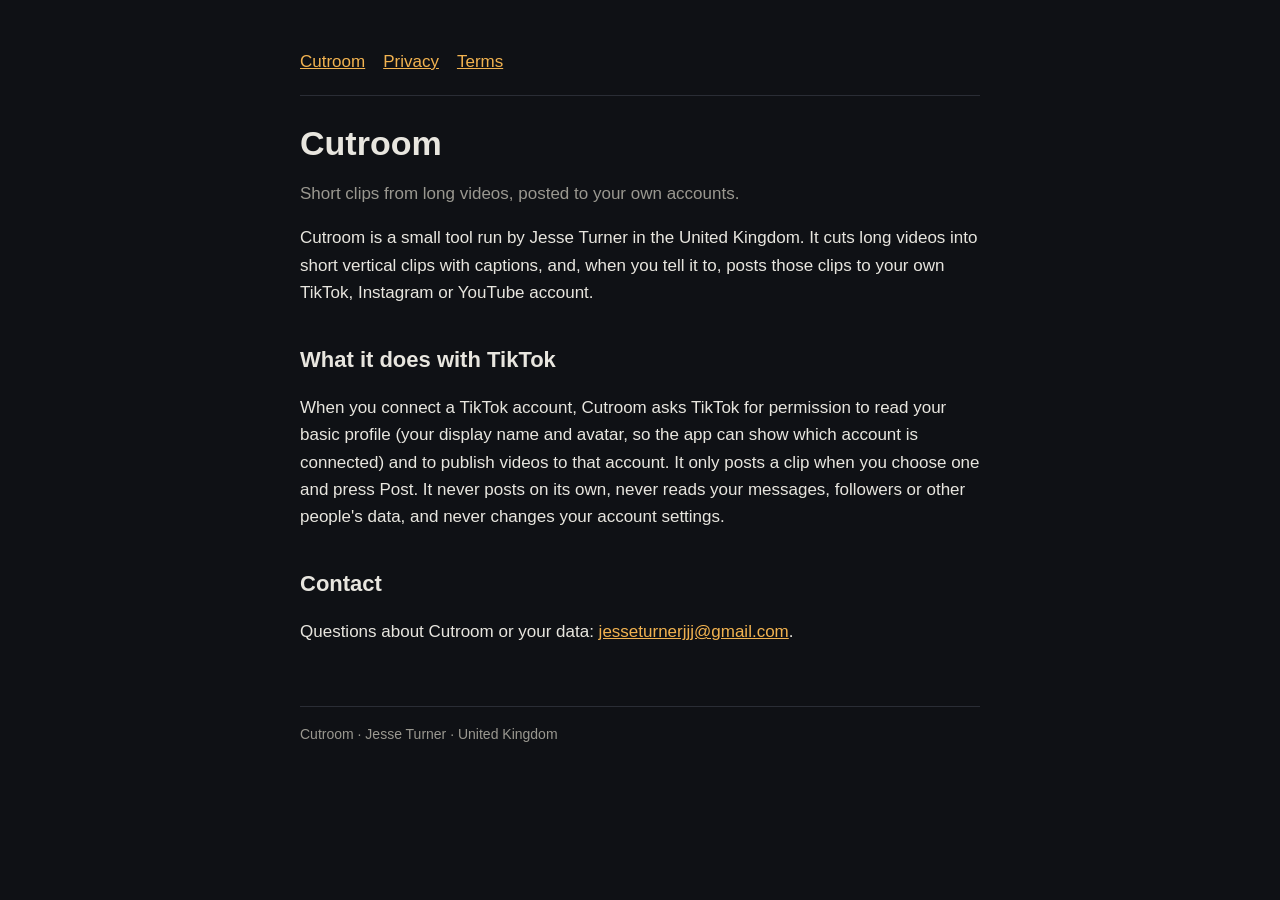
<file: index.html>
<!doctype html><html lang="en"><head><meta charset="utf-8"><meta name="viewport" content="width=device-width,initial-scale=1"><title>Cutroom</title><link rel="stylesheet" href="style.css"></head><body><main>
<nav><a href="index.html">Cutroom</a><a href="privacy.html">Privacy</a><a href="terms.html">Terms</a></nav>
<h1>Cutroom</h1><p class="sub">Short clips from long videos, posted to your own accounts.</p>
<p>Cutroom is a small tool run by Jesse Turner in the United Kingdom. It cuts long videos into short vertical clips with captions, and, when you tell it to, posts those clips to your own TikTok, Instagram or YouTube account.</p>
<h2>What it does with TikTok</h2>
<p>When you connect a TikTok account, Cutroom asks TikTok for permission to read your basic profile (your display name and avatar, so the app can show which account is connected) and to publish videos to that account. It only posts a clip when you choose one and press Post. It never posts on its own, never reads your messages, followers or other people's data, and never changes your account settings.</p>
<h2>Contact</h2><p>Questions about Cutroom or your data: <a href="mailto:jesseturnerjjj@gmail.com">jesseturnerjjj@gmail.com</a>.</p>
<footer>Cutroom · Jesse Turner · United Kingdom</footer></main></body></html>
</file>
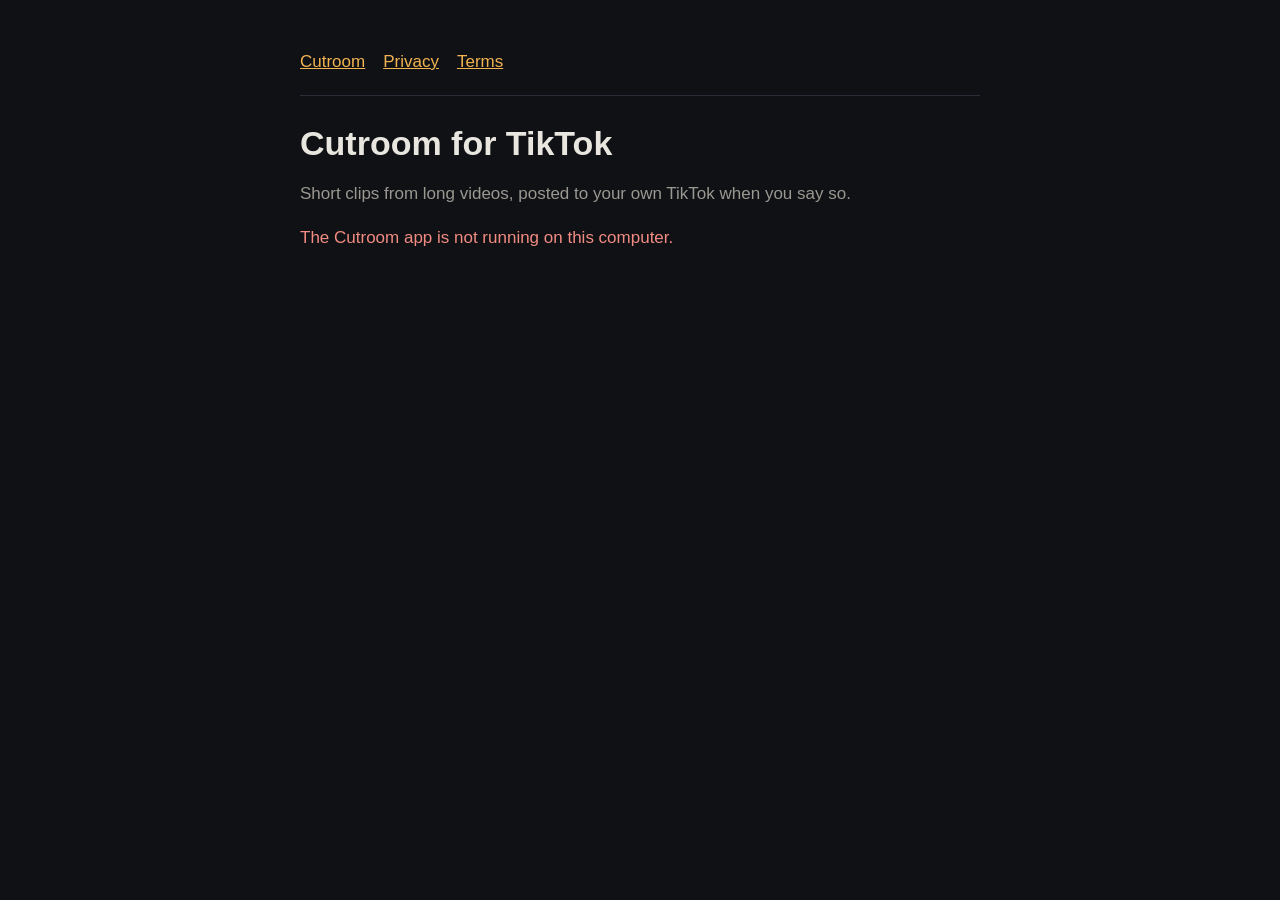
<file: app.html>
<!doctype html><html lang="en"><head><meta charset="utf-8"><meta name="viewport" content="width=device-width,initial-scale=1"><title>Cutroom for TikTok</title><link rel="stylesheet" href="style.css">
<style>.btn{display:inline-block;background:#f2b350;color:#0f1115;border:0;border-radius:10px;padding:12px 18px;font-weight:700;text-decoration:none;font-size:16px;cursor:pointer}
.card{border:1px solid #2a2d35;border-radius:12px;padding:14px 16px;margin:12px 0;display:flex;gap:14px;align-items:center}.card img{width:64px;height:114px;object-fit:cover;border-radius:6px;background:#222}
.ok{color:#8fd694}.bad{color:#f28b82}.who img{width:44px;height:44px;border-radius:50%;vertical-align:middle;margin-right:10px}input{width:100%;padding:10px;border-radius:8px;border:1px solid #2a2d35;background:#1b1e26;color:#e8e6df;margin:6px 0}</style></head>
<body><main><nav><a href="index.html">Cutroom</a><a href="privacy.html">Privacy</a><a href="terms.html">Terms</a></nav>
<h1>Cutroom for TikTok</h1><p class="sub">Short clips from long videos, posted to your own TikTok when you say so.</p>
<div id="view"><p class="sub">Connecting to the Cutroom app on this computer…</p></div>
<script>
const API = "http://127.0.0.1:8790"; const view = document.getElementById("view");
const esc = s => String(s || "").replace(/[&<>"]/g, c => ({"&":"&amp;","<":"&lt;",">":"&gt;",'"':"&quot;"}[c]));
async function get(p) { const r = await fetch(API + p); return r.json(); }
async function post(p, b) { const r = await fetch(API + p, {method: "POST", headers: {"Content-Type": "application/json"}, body: JSON.stringify(b)}); return r.json(); }
async function main() {
  let cfg; try { cfg = await get("/config"); } catch (e) { view.innerHTML = "<p class='bad'>The Cutroom app is not running on this computer.</p>"; return; }
  if (!cfg.client_key) { view.innerHTML = `<h2>Set up</h2><p class="sub">Paste the app's client key and secret from the TikTok developer portal. They are stored on this computer only.</p><input id="k" placeholder="Client key"><input id="s" placeholder="Client secret" type="password"><p><button class="btn" id="save">Save</button></p>`;
    document.getElementById("save").onclick = async () => { await post("/setup", {key: k.value, secret: s.value}); location.reload(); }; return; }
  if (!cfg.connected) { view.innerHTML = `<p>Connect the TikTok account you want to post to. Cutroom asks only to see your name and avatar and to publish videos you choose.</p><p><a class="btn" href="${esc(cfg.login_url)}">Log in with TikTok</a></p>`; return; }
  let me = {}; try { me = await get("/me"); } catch (e) {}
  const clips = await get("/clips");
  view.innerHTML = `<p class="who"><img src="${esc(me.avatar_url || "")}">Connected as <b>${esc(me.display_name || "?")}</b></p><h2>Clips ready to post</h2>` +
    (clips.length ? clips.map(c => `<div class="card"><img src="${c.thumb ? API + c.thumb : ""}"><div><b>${esc(c.title)}</b><br><span class="sub">${esc(c.source)}</span></div><button class="btn" style="margin-left:auto" data-job="${esc(c.job)}" data-n="${c.n}">Post to TikTok</button></div>`).join("") : "<p class='sub'>Nothing ready right now.</p>") + `<p id="out"></p>`;
  view.querySelectorAll("button[data-job]").forEach(b => b.onclick = async () => { b.disabled = true; b.textContent = "Posting…"; const out = document.getElementById("out"); out.textContent = "Sending the clip to TikTok…";
    const r = await post("/post", {job: b.dataset.job, n: +b.dataset.n});
    out.innerHTML = r.ok ? `<span class="ok">Posted: ${esc(r.title)} (${esc(r.status)}). Until TikTok reviews this app, posts are private to the account.</span>` : `<span class="bad">Not posted: ${esc(r.error)}</span>`; b.textContent = r.ok ? "Posted" : "Post to TikTok"; b.disabled = !!r.ok; });
}
main();
</script></main></body></html>
</file>
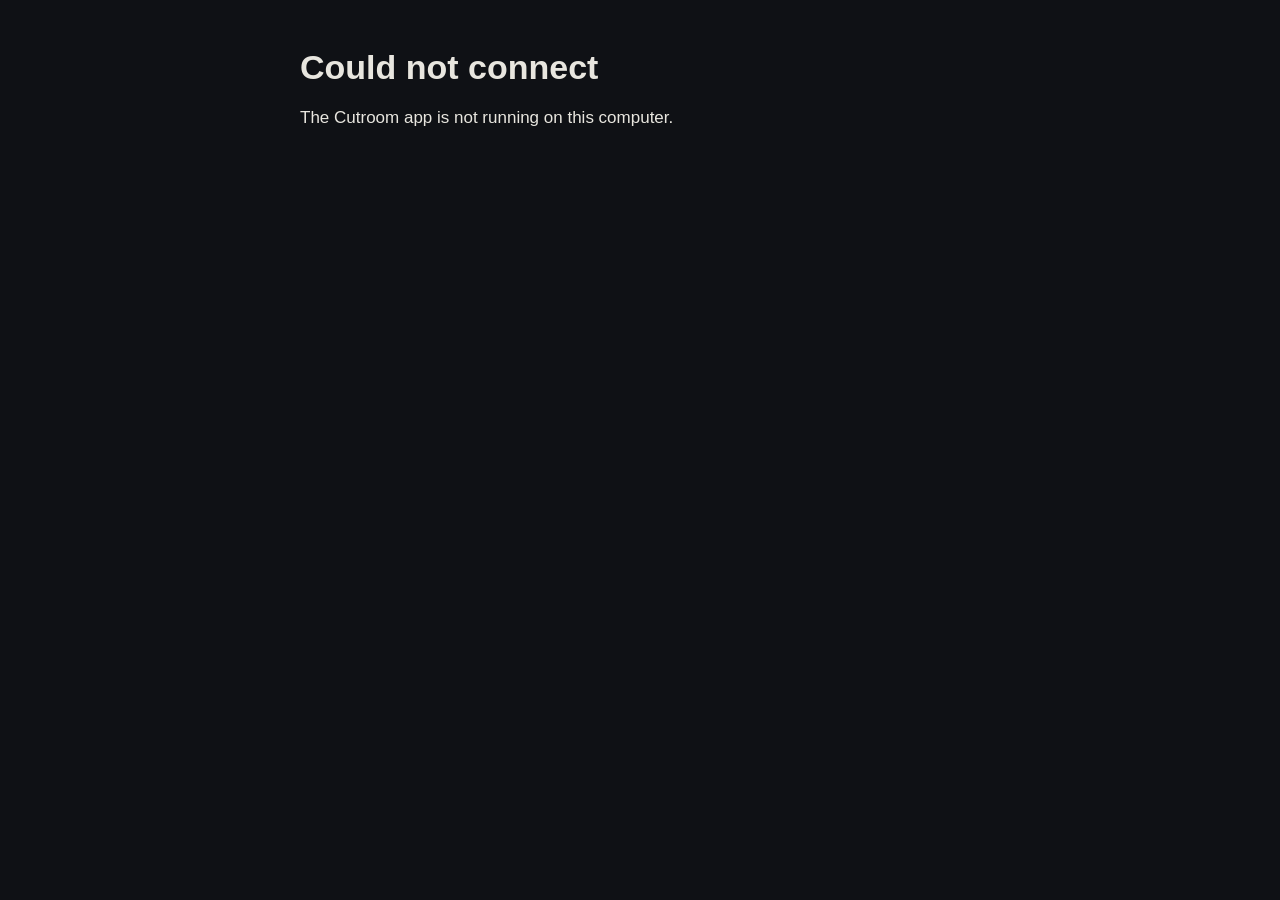
<file: callback.html>
<!doctype html><html lang="en"><head><meta charset="utf-8"><title>Cutroom · connecting</title><link rel="stylesheet" href="style.css">
<script>
// TikTok sends the login result here. Hand the code to the Cutroom app on this computer, then show the app page.
(async () => {
  try {
    const r = await fetch("http://127.0.0.1:8790/exchange" + location.search); const j = await r.json();
    if (j.ok) location.replace("app.html"); else document.body.innerHTML = "<main><h1>Could not connect</h1><p>" + (j.error || "unknown error") + "</p></main>";
  } catch (e) { document.body.innerHTML = "<main><h1>Could not connect</h1><p>The Cutroom app is not running on this computer.</p></main>"; }
})();
</script></head><body><main><h1>Connecting…</h1><p class="sub">Handing TikTok's answer to the Cutroom app on this computer.</p></main></body></html>
</file>
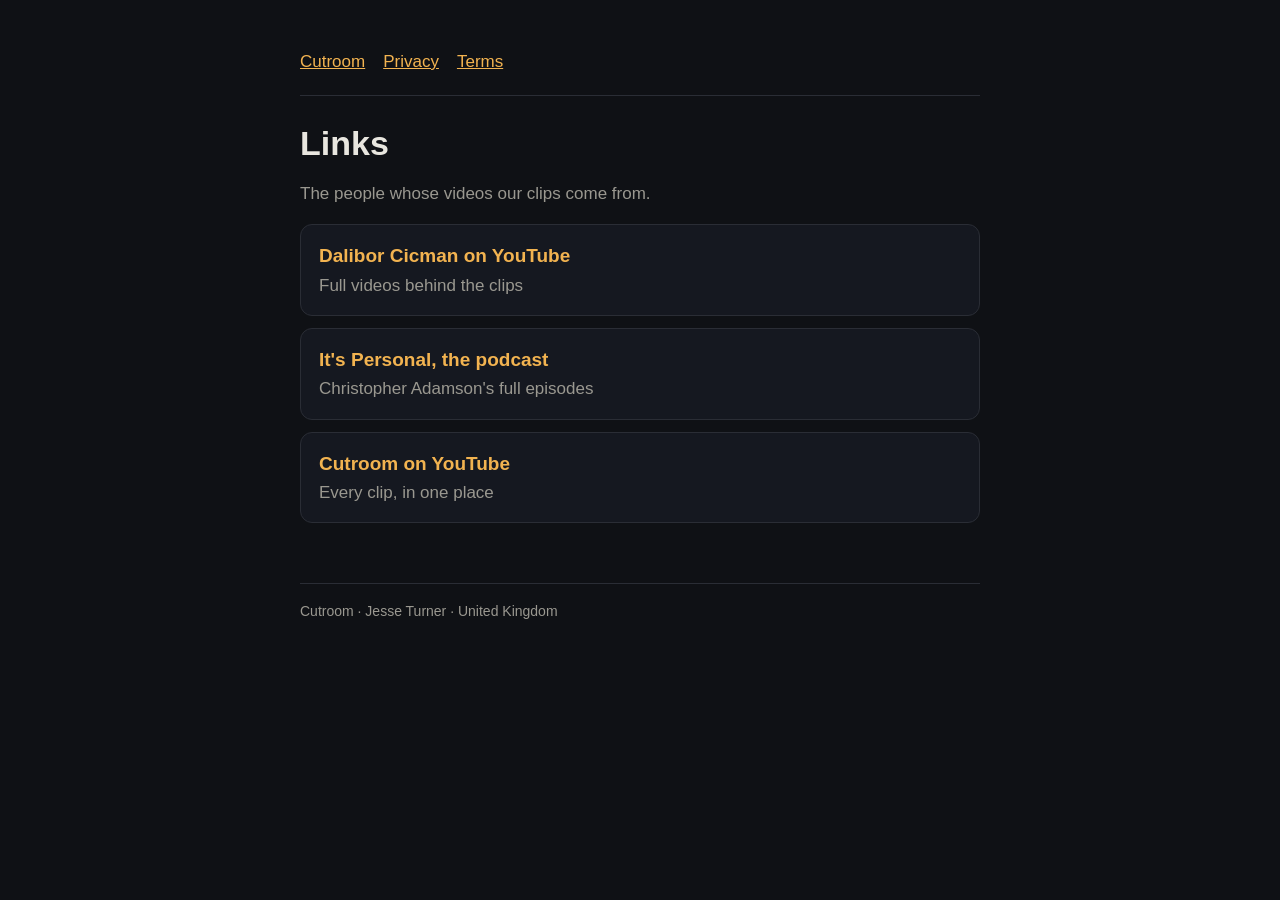
<file: links.html>
<!doctype html><html lang="en"><head><meta charset="utf-8"><meta name="viewport" content="width=device-width,initial-scale=1"><title>Cutroom · Links</title><link rel="stylesheet" href="style.css">
<style>.link{display:block;border:1px solid #2a2d35;border-radius:12px;padding:16px 18px;margin:12px 0;text-decoration:none;color:#e8e6df;background:#151820}.link b{display:block;font-size:19px;color:#f2b350}.link span{color:#9a9890}</style></head>
<body><main><nav><a href="index.html">Cutroom</a><a href="privacy.html">Privacy</a><a href="terms.html">Terms</a></nav>
<h1>Links</h1><p class="sub">The people whose videos our clips come from.</p>
<a class="link" href="https://youtube.com/@daliborcicman?si=El_ww6Q_CyovSQym"><b>Dalibor Cicman on YouTube</b><span>Full videos behind the clips</span></a>
<a class="link" href="https://www.youtube.com/@adamsonahdoot"><b>It's Personal, the podcast</b><span>Christopher Adamson's full episodes</span></a>
<a class="link" href="https://www.youtube.com/@cutroom-e2t"><b>Cutroom on YouTube</b><span>Every clip, in one place</span></a>
<footer>Cutroom · Jesse Turner · United Kingdom</footer></main></body></html>
</file>
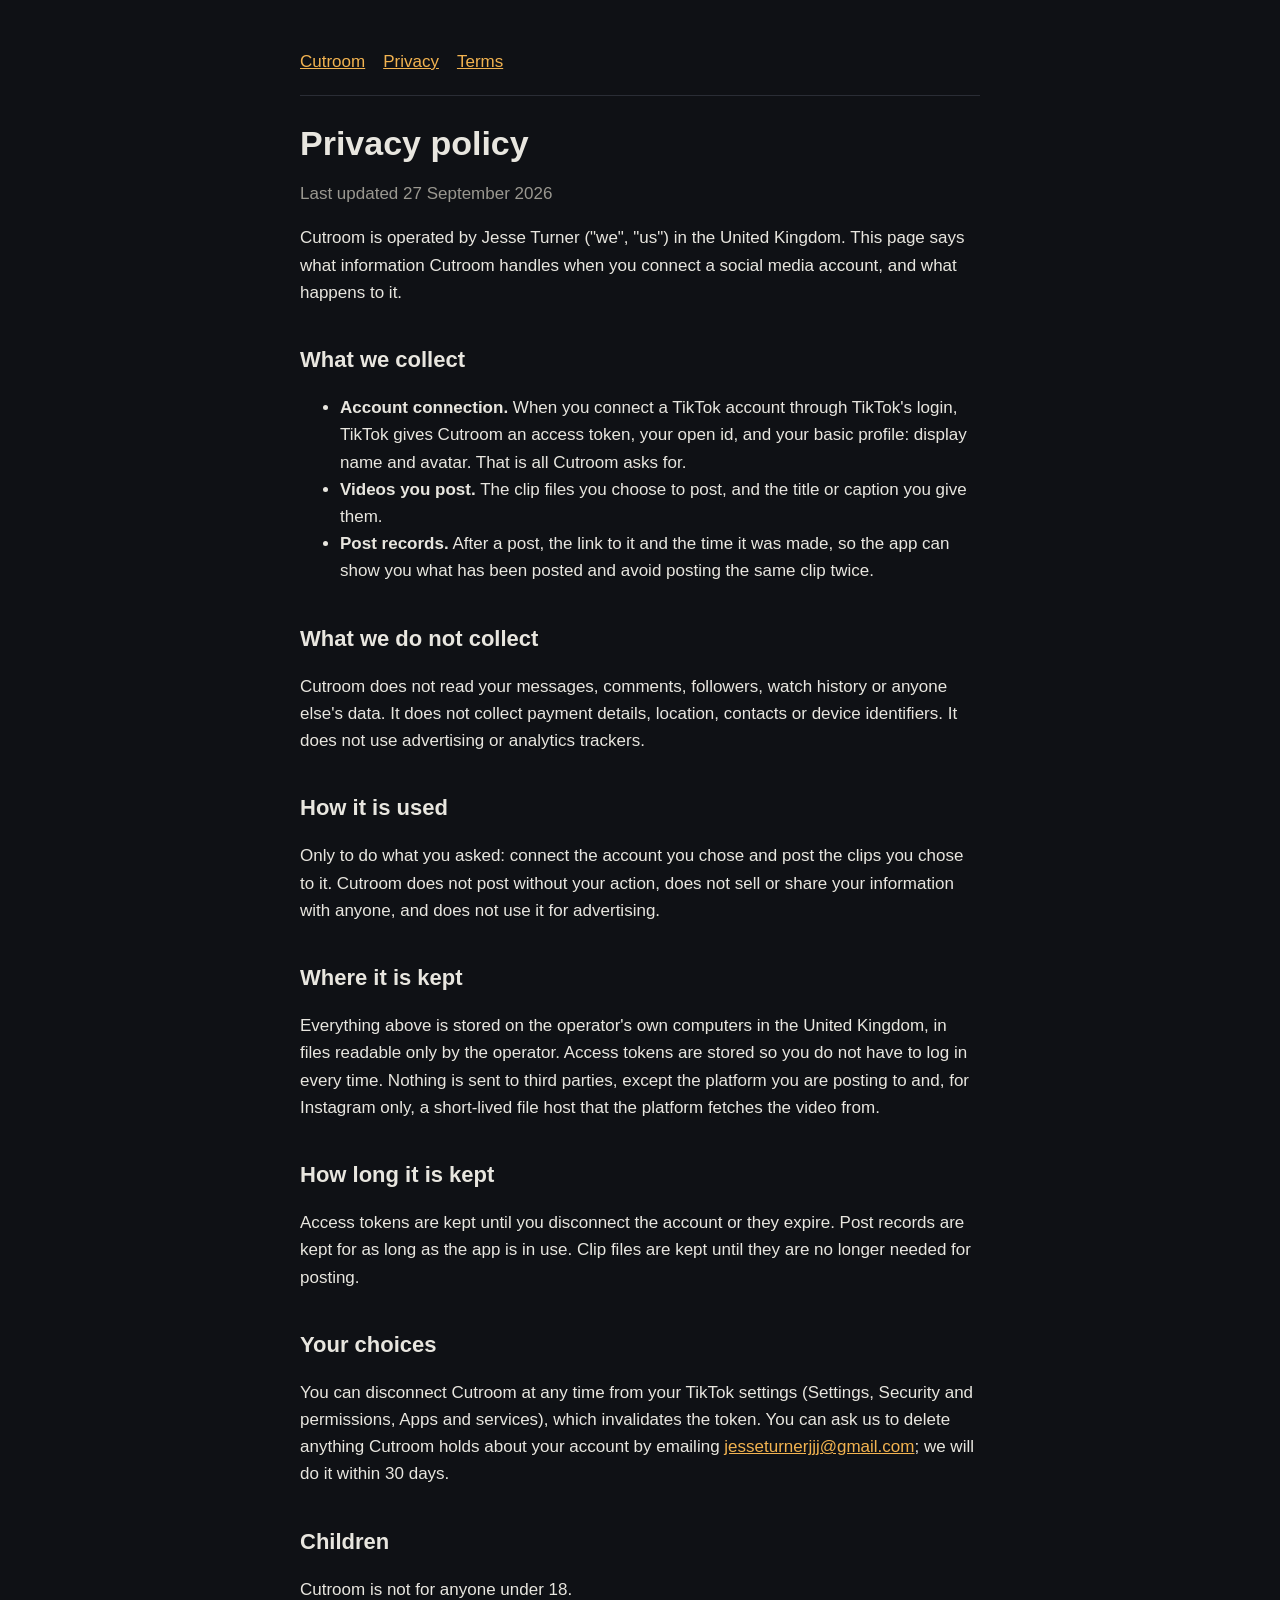
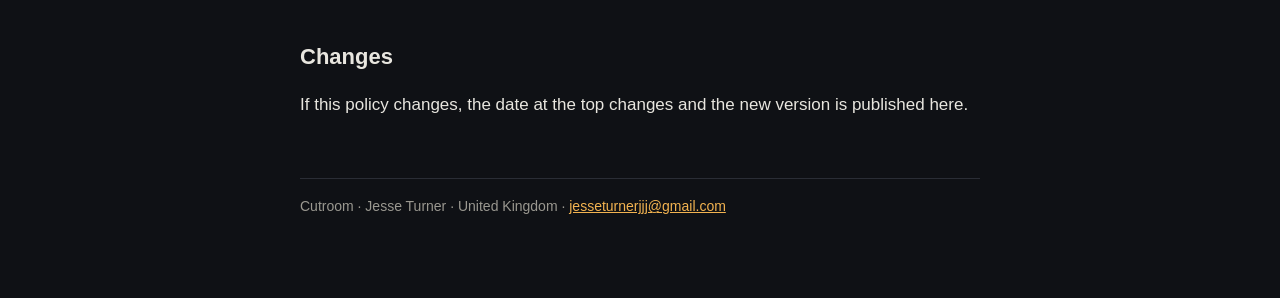
<file: privacy.html>
<!doctype html><html lang="en"><head><meta charset="utf-8"><meta name="viewport" content="width=device-width,initial-scale=1"><title>Cutroom · Privacy policy</title><link rel="stylesheet" href="style.css"></head><body><main>
<nav><a href="index.html">Cutroom</a><a href="privacy.html">Privacy</a><a href="terms.html">Terms</a></nav>
<h1>Privacy policy</h1><p class="sub">Last updated 27 September 2026</p>
<p>Cutroom is operated by Jesse Turner ("we", "us") in the United Kingdom. This page says what information Cutroom handles when you connect a social media account, and what happens to it.</p>
<h2>What we collect</h2>
<ul><li><b>Account connection.</b> When you connect a TikTok account through TikTok's login, TikTok gives Cutroom an access token, your open id, and your basic profile: display name and avatar. That is all Cutroom asks for.</li>
<li><b>Videos you post.</b> The clip files you choose to post, and the title or caption you give them.</li>
<li><b>Post records.</b> After a post, the link to it and the time it was made, so the app can show you what has been posted and avoid posting the same clip twice.</li></ul>
<h2>What we do not collect</h2>
<p>Cutroom does not read your messages, comments, followers, watch history or anyone else's data. It does not collect payment details, location, contacts or device identifiers. It does not use advertising or analytics trackers.</p>
<h2>How it is used</h2>
<p>Only to do what you asked: connect the account you chose and post the clips you chose to it. Cutroom does not post without your action, does not sell or share your information with anyone, and does not use it for advertising.</p>
<h2>Where it is kept</h2>
<p>Everything above is stored on the operator's own computers in the United Kingdom, in files readable only by the operator. Access tokens are stored so you do not have to log in every time. Nothing is sent to third parties, except the platform you are posting to and, for Instagram only, a short-lived file host that the platform fetches the video from.</p>
<h2>How long it is kept</h2>
<p>Access tokens are kept until you disconnect the account or they expire. Post records are kept for as long as the app is in use. Clip files are kept until they are no longer needed for posting.</p>
<h2>Your choices</h2>
<p>You can disconnect Cutroom at any time from your TikTok settings (Settings, Security and permissions, Apps and services), which invalidates the token. You can ask us to delete anything Cutroom holds about your account by emailing <a href="mailto:jesseturnerjjj@gmail.com">jesseturnerjjj@gmail.com</a>; we will do it within 30 days.</p>
<h2>Children</h2><p>Cutroom is not for anyone under 18.</p>
<h2>Changes</h2><p>If this policy changes, the date at the top changes and the new version is published here.</p>
<footer>Cutroom · Jesse Turner · United Kingdom · <a href="mailto:jesseturnerjjj@gmail.com">jesseturnerjjj@gmail.com</a></footer></main></body></html>
</file>
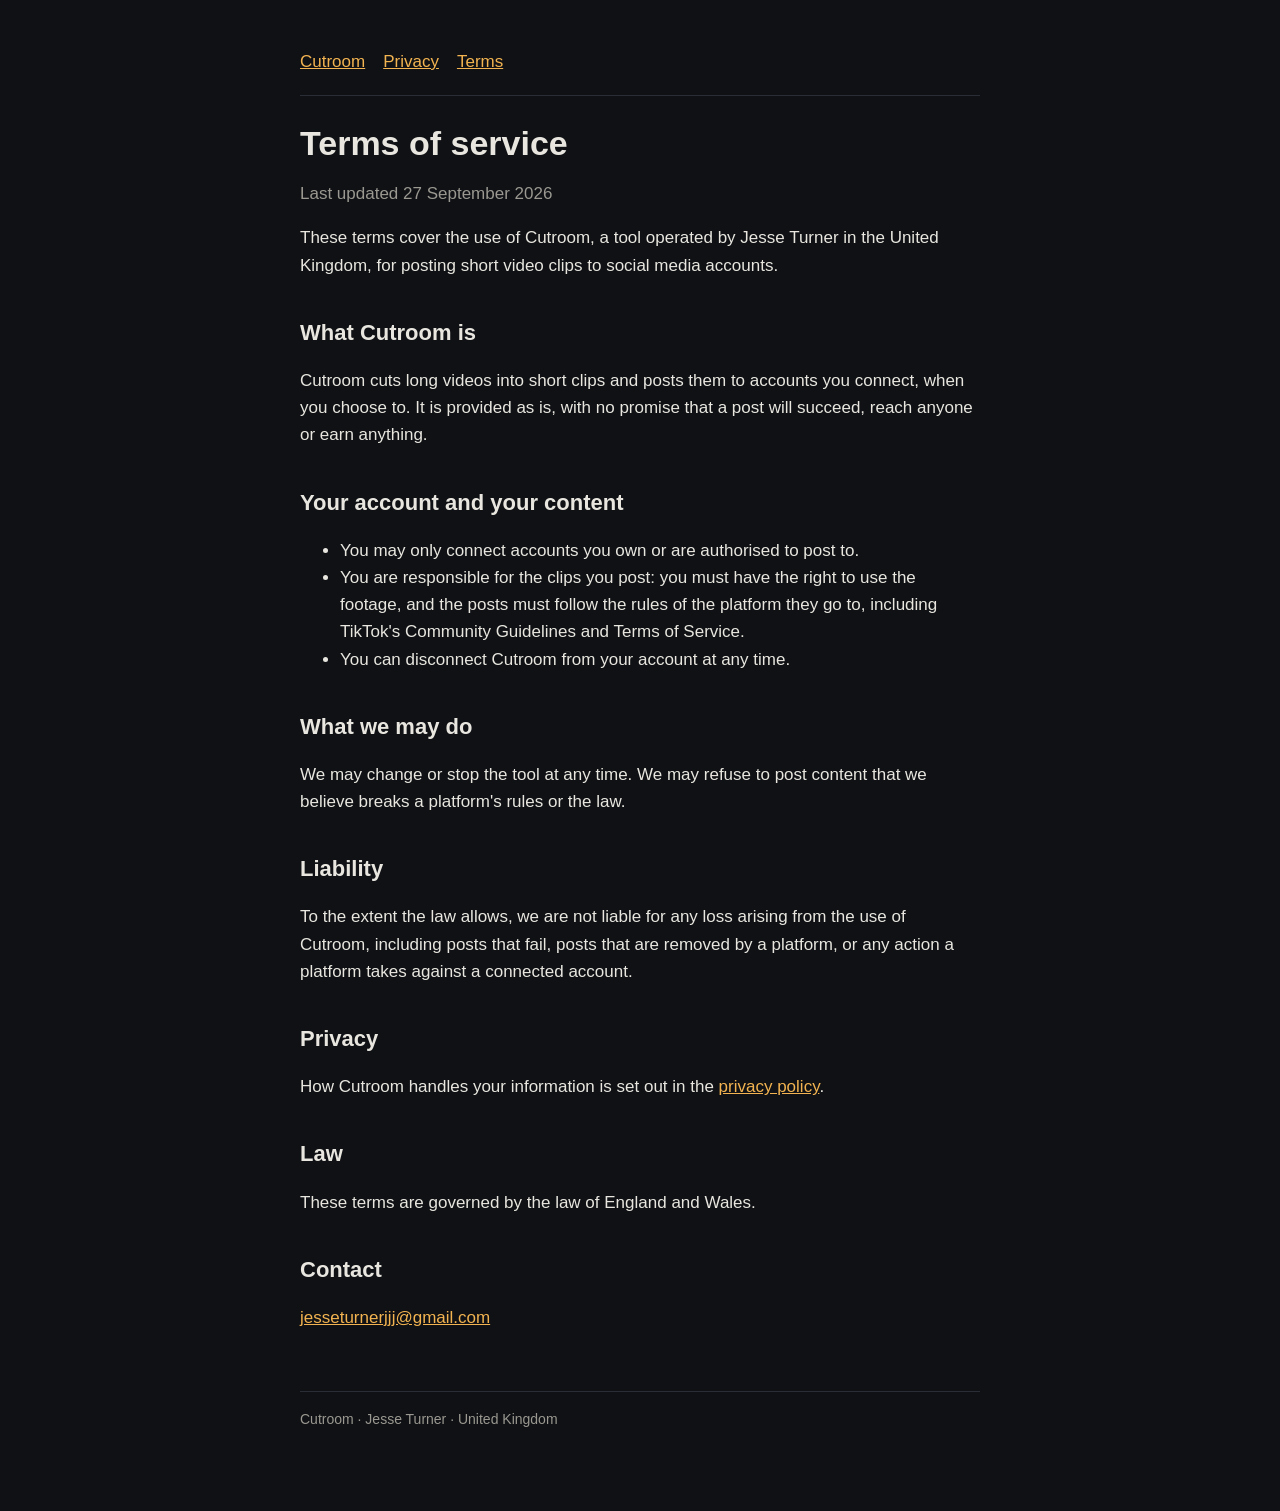
<file: terms.html>
<!doctype html><html lang="en"><head><meta charset="utf-8"><meta name="viewport" content="width=device-width,initial-scale=1"><title>Cutroom · Terms of service</title><link rel="stylesheet" href="style.css"></head><body><main>
<nav><a href="index.html">Cutroom</a><a href="privacy.html">Privacy</a><a href="terms.html">Terms</a></nav>
<h1>Terms of service</h1><p class="sub">Last updated 27 September 2026</p>
<p>These terms cover the use of Cutroom, a tool operated by Jesse Turner in the United Kingdom, for posting short video clips to social media accounts.</p>
<h2>What Cutroom is</h2><p>Cutroom cuts long videos into short clips and posts them to accounts you connect, when you choose to. It is provided as is, with no promise that a post will succeed, reach anyone or earn anything.</p>
<h2>Your account and your content</h2>
<ul><li>You may only connect accounts you own or are authorised to post to.</li>
<li>You are responsible for the clips you post: you must have the right to use the footage, and the posts must follow the rules of the platform they go to, including TikTok's Community Guidelines and Terms of Service.</li>
<li>You can disconnect Cutroom from your account at any time.</li></ul>
<h2>What we may do</h2><p>We may change or stop the tool at any time. We may refuse to post content that we believe breaks a platform's rules or the law.</p>
<h2>Liability</h2><p>To the extent the law allows, we are not liable for any loss arising from the use of Cutroom, including posts that fail, posts that are removed by a platform, or any action a platform takes against a connected account.</p>
<h2>Privacy</h2><p>How Cutroom handles your information is set out in the <a href="privacy.html">privacy policy</a>.</p>
<h2>Law</h2><p>These terms are governed by the law of England and Wales.</p>
<h2>Contact</h2><p><a href="mailto:jesseturnerjjj@gmail.com">jesseturnerjjj@gmail.com</a></p>
<footer>Cutroom · Jesse Turner · United Kingdom</footer></main></body></html>
</file>
<file: style.css>
:root{--bg:#0f1115;--fg:#e8e6df;--dim:#9a9890;--line:#2a2d35;--accent:#f2b350}
*{box-sizing:border-box}body{margin:0;background:var(--bg);color:var(--fg);font:17px/1.6 -apple-system,"Segoe UI",Helvetica,Arial,sans-serif}
main{max-width:720px;margin:0 auto;padding:48px 20px 80px}h1{font-size:34px;line-height:1.15;margin:0 0 8px}h2{font-size:22px;margin:36px 0 8px}
p,li{color:var(--fg)}.sub{color:var(--dim)}a{color:var(--accent)}nav a{margin-right:18px}nav{padding-bottom:20px;border-bottom:1px solid var(--line);margin-bottom:28px}
footer{margin-top:60px;color:var(--dim);font-size:14px;border-top:1px solid var(--line);padding-top:16px}
</file>
